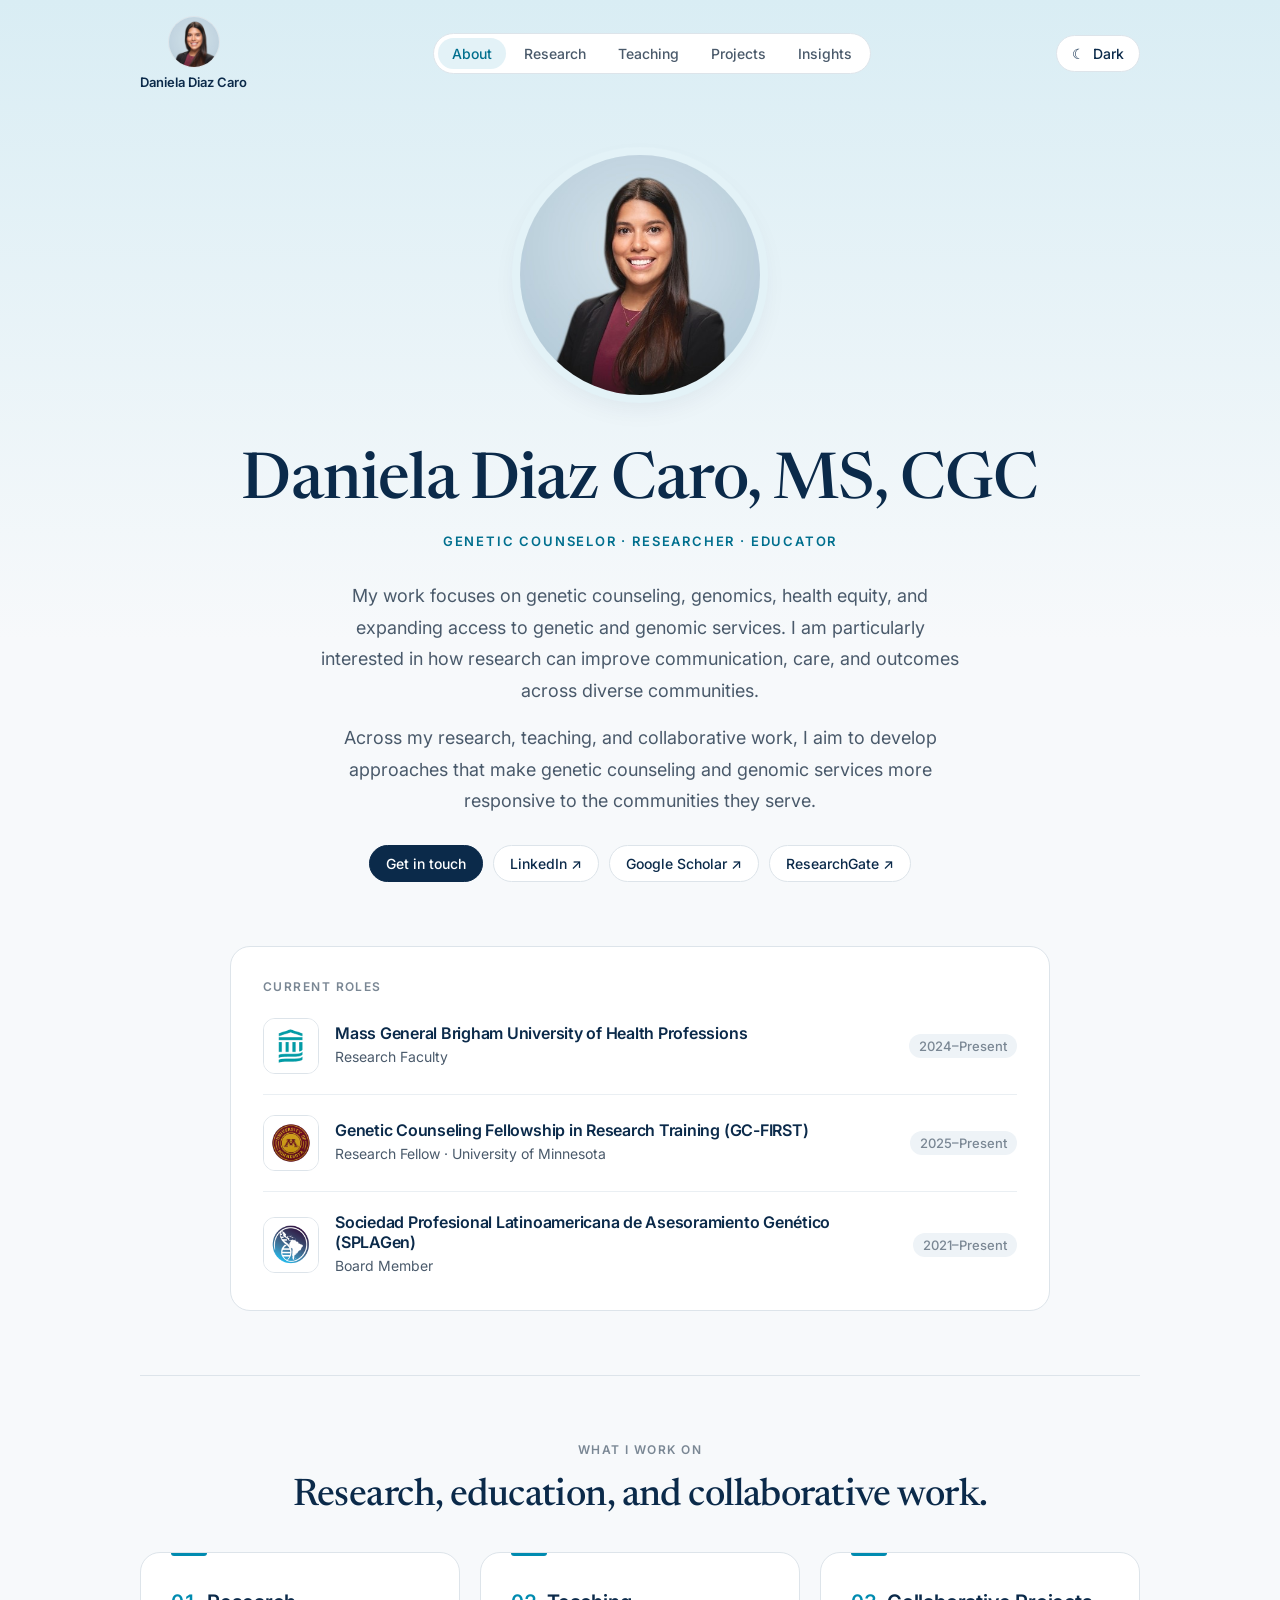
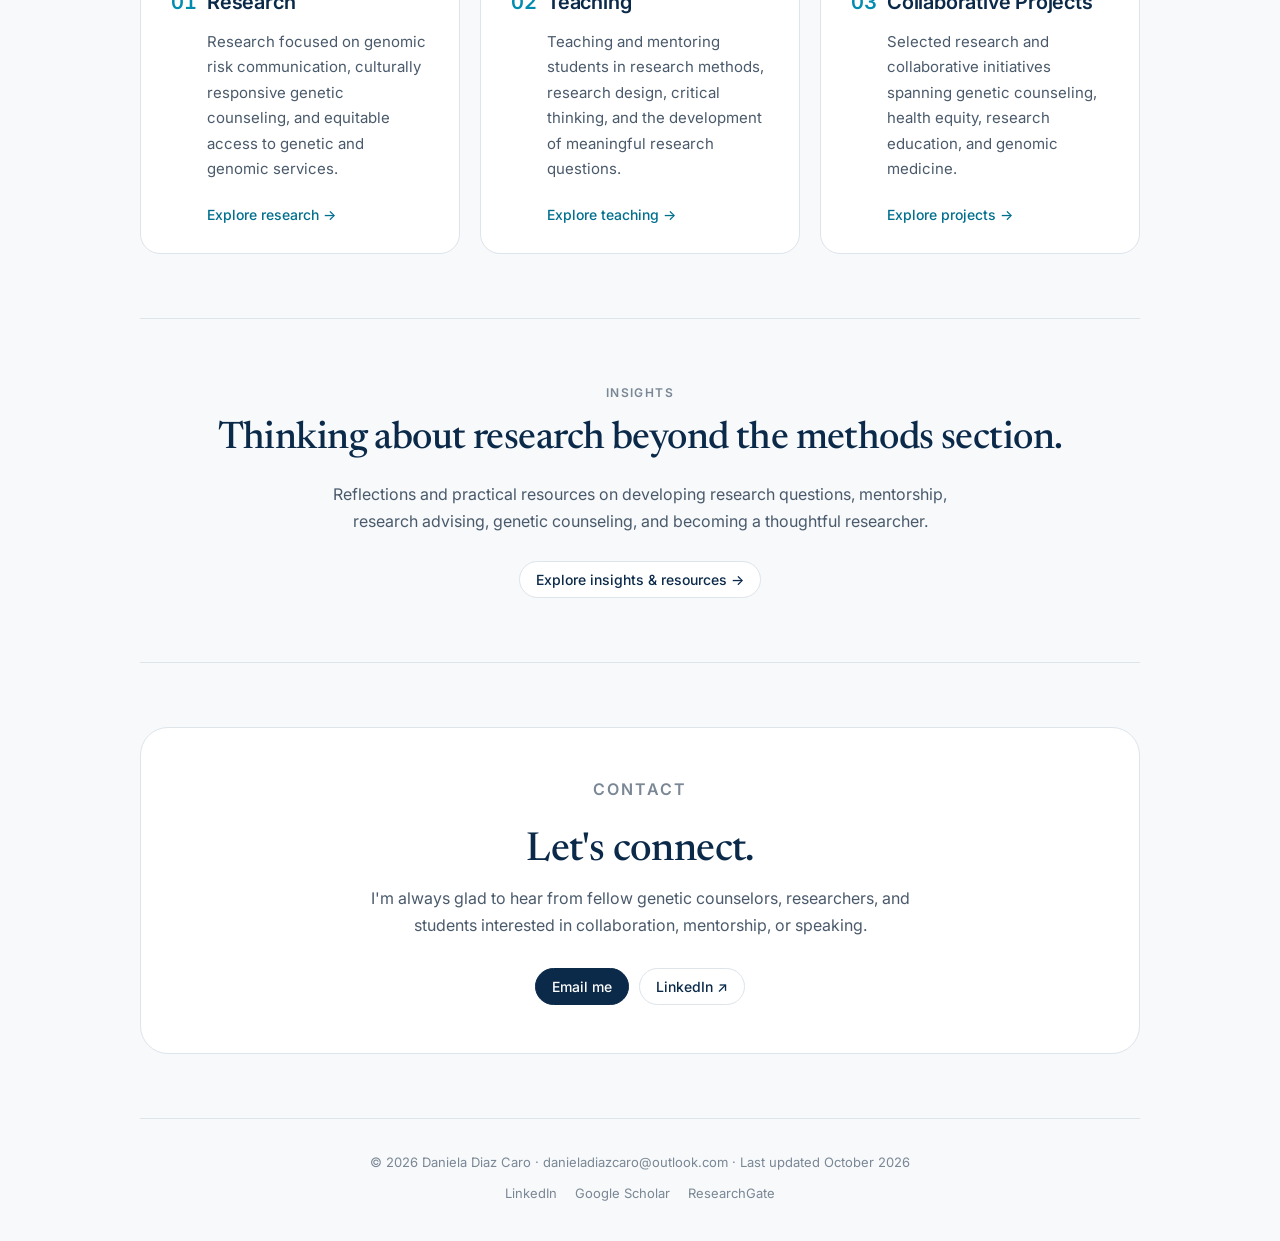
<file: index.html>
<!DOCTYPE html>
<html lang="en">

<head>
  <meta charset="UTF-8">
  <meta name="viewport" content="width=device-width, initial-scale=1.0">
  <title>Daniela Diaz Caro, MS, CGC | Genetic Counselor, Researcher, Educator</title>
  <meta name="description" content="Daniela Diaz Caro, MS, CGC, is a genetic counselor, researcher, and educator working on genomic risk communication, culturally responsive genetic counseling, and equitable access to genetic services.">
  <meta name="author" content="Daniela Diaz Caro">
  <link rel="canonical" href="https://danieladiazcaro.com/">

  <!-- Link previews (LinkedIn, email, Slack, X) -->
  <meta property="og:type" content="profile">
  <meta property="og:site_name" content="Daniela Diaz Caro">
  <meta property="og:title" content="Daniela Diaz Caro, MS, CGC | Genetic Counselor, Researcher, Educator">
  <meta property="og:description" content="Daniela Diaz Caro, MS, CGC, is a genetic counselor, researcher, and educator working on genomic risk communication, culturally responsive genetic counseling, and equitable access to genetic services.">
  <meta property="og:url" content="https://danieladiazcaro.com/">
  <meta property="og:image" content="https://danieladiazcaro.com/images/og-image.png">
  <meta property="og:image:width" content="1200">
  <meta property="og:image:height" content="630">
  <meta property="og:image:alt" content="Daniela Diaz Caro, MS, CGC — Genetic Counselor, Researcher, Educator">
  <meta name="twitter:card" content="summary_large_image">

  <!-- Browser tab and home-screen icons -->
  <link rel="icon" href="/favicon.ico" sizes="any">
  <link rel="icon" type="image/png" sizes="32x32" href="images/favicon-32.png">
  <link rel="icon" type="image/png" sizes="96x96" href="images/favicon-96.png">
  <link rel="icon" type="image/png" sizes="192x192" href="images/favicon-192.png">
  <link rel="apple-touch-icon" href="images/apple-touch-icon.png">
  <!-- Structured data: helps Google understand who this site is about -->
  <script type="application/ld+json">
  {
    "@context": "https://schema.org",
    "@type": "Person",
    "name": "Daniela Diaz Caro",
    "honorificSuffix": "MS, CGC",
    "jobTitle": "Genetic Counselor",
    "description": "Genetic counselor, researcher, and educator focused on genomic risk communication, culturally responsive genetic counseling, and equitable access to genetic and genomic services.",
    "url": "https://danieladiazcaro.com/",
    "image": "https://danieladiazcaro.com/images/profile.jpeg",
    "sameAs": [
      "https://www.linkedin.com/in/danieladiazcaro",
      "https://scholar.google.com/citations?user=PaN4aZgAAAAJ",
      "https://www.researchgate.net/profile/Daniela_Diaz_Caro",
      "https://github.com/daniela-diazcaro"
    ],
    "affiliation": [
      {"@type": "CollegeOrUniversity", "name": "Mass General Brigham University of Health Professions"},
      {"@type": "Organization", "name": "Genetic Counseling Fellowship in Research Training (GC-FIRST), University of Minnesota"},
      {"@type": "Organization", "name": "Sociedad Profesional Latinoamericana de Asesoramiento Genético (SPLAGen)"}
    ],
    "knowsAbout": ["Genetic counseling", "Genomics", "Genomic risk communication", "Health equity", "Culturally responsive genetic counseling", "Research methods", "Research mentorship"]
  }
  </script>

  <link rel="preconnect" href="https://fonts.googleapis.com">
  <link rel="preconnect" href="https://fonts.gstatic.com" crossorigin>
  <link rel="stylesheet" href="https://fonts.googleapis.com/css2?family=Inter:wght@400;500;600;700&family=Newsreader:ital,opsz,wght@0,6..72,400;0,6..72,500;1,6..72,400&display=swap">
  <link rel="stylesheet" href="style.css">
</head>

<body>

  <a class="skip-link" href="#main">Skip to content</a>

  <!-- =========================
       HEADER
       ========================= -->

  <header class="header">
    <div class="header-content">

      <a href="index.html" class="brand">
        <img src="images/avatar.png" alt="Daniela Diaz Caro avatar" class="navbar-avatar">
        <span class="site-name">Daniela Diaz Caro</span>
      </a>

      <nav class="navigation">
        <a href="index.html">About</a>
        <a href="research.html">Research</a>
        <a href="teaching.html">Teaching</a>
        <a href="projects.html">Projects</a>
        <a href="insights.html">Insights</a>
      </nav>

      <button id="theme-toggle" type="button" aria-label="Switch to dark mode">
        <span class="icon" aria-hidden="true">☾</span><span class="label">Dark</span>
      </button>

    </div>
  </header>

  <div class="page">
  <main id="main">

    <section class="home-hero">

      <div class="hero-photo-wrapper">
        <img src="images/profile.jpeg" alt="Daniela Diaz Caro, MS, CGC" class="hero-photo">
      </div>

      <div class="hero-content">
        <h1>Daniela Diaz Caro<span class="credentials">, MS, CGC</span></h1>
        <p class="role-line">Genetic Counselor · Researcher · Educator</p>

        <p class="hero-description">
          My work focuses on genetic counseling, genomics, health equity,
          and expanding access to genetic and genomic services. I am
          particularly interested in how research can improve communication,
          care, and outcomes across diverse communities.
        </p>
        <p class="hero-description">
          Across my research, teaching, and collaborative work, I aim to
          develop approaches that make genetic counseling and genomic
          services more responsive to the communities they serve.
        </p>

        <div class="social-links">
          <a class="primary" href="mailto:danieladiazcaro@outlook.com">Get in touch</a>
          <a href="https://www.linkedin.com/in/danieladiazcaro" target="_blank" rel="noopener noreferrer">LinkedIn ↗</a>
          <a href="https://scholar.google.com/citations?user=PaN4aZgAAAAJ&amp;hl=en" target="_blank" rel="noopener noreferrer">Google Scholar ↗</a>
          <a href="https://www.researchgate.net/profile/Daniela_Diaz_Caro" target="_blank" rel="noopener noreferrer">ResearchGate ↗</a>
        </div>
      </div>

    </section>

    <section class="home-section roles-section reveal">
      <div class="box experience-box">
        <h2>Current Roles</h2>
        <div class="experience-item">
          <div class="experience-info">
            <div class="org-mark"><span aria-hidden="true">MGB</span><img src="images/logos/mgb-university.png" alt="Mass General Brigham University of Health Professions logo" onerror="this.remove()"></div>
            <div>
              <h3>Mass General Brigham University of Health Professions</h3>
              <p>Research Faculty</p>
            </div>
          </div>
          <span class="experience-date">2024–Present</span>
        </div>
        <div class="experience-item">
          <div class="experience-info">
            <div class="org-mark"><span aria-hidden="true">GC</span><img src="images/logos/gc-first.png" alt="University of Minnesota logo" onerror="this.remove()"></div>
            <div>
              <h3>Genetic Counseling Fellowship in Research Training (<span style="white-space:nowrap">GC-FIRST</span>)</h3>
              <p>Research Fellow · University of Minnesota</p>
            </div>
          </div>
          <span class="experience-date">2025–Present</span>
        </div>
        <div class="experience-item">
          <div class="experience-info">
            <div class="org-mark"><span aria-hidden="true">SP</span><img src="images/logos/splagen.png" alt="SPLAGen logo" onerror="this.remove()"></div>
            <div>
              <h3>Sociedad Profesional Latinoamericana de Asesoramiento Genético (SPLAGen)</h3>
              <p>Board Member</p>
            </div>
          </div>
          <span class="experience-date">2021–Present</span>
        </div>
      </div>
    </section>

    <section class="home-section reveal">
      <div class="section-heading">
        <p class="section-label">What I Work On</p>
        <h2>Research, education, and collaborative work.</h2>
      </div>

      <div class="home-card-grid">
        <a class="home-card" href="research.html">
          <div class="card-head"><span class="card-number">01</span><h3>Research</h3></div>
          <p>Research focused on genomic risk communication, culturally responsive genetic counseling, and equitable access to genetic and genomic services.</p>
          <span class="card-link">Explore research <span class="arrow">→</span></span>
        </a>
        <a class="home-card" href="teaching.html">
          <div class="card-head"><span class="card-number">02</span><h3>Teaching</h3></div>
          <p>Teaching and mentoring students in research methods, research design, critical thinking, and the development of meaningful research questions.</p>
          <span class="card-link">Explore teaching <span class="arrow">→</span></span>
        </a>
        <a class="home-card" href="projects.html">
          <div class="card-head"><span class="card-number">03</span><h3>Collaborative Projects</h3></div>
          <p>Selected research and collaborative initiatives spanning genetic counseling, health equity, research education, and genomic medicine.</p>
          <span class="card-link">Explore projects <span class="arrow">→</span></span>
        </a>
      </div>
    </section>

    <section class="home-section insights-feature reveal">
      <div class="insights-feature-label">
        <p class="section-label">Insights</p>
      </div>
      <div class="insights-feature-content">
        <h2>Thinking about research beyond the methods section.</h2>
        <p>
          Reflections and practical resources on developing research
          questions, mentorship, research advising, genetic counseling,
          and becoming a thoughtful researcher.
        </p>
        <a class="button" href="insights.html">Explore insights &amp; resources →</a>
      </div>
    </section>

    <section class="home-section reveal">
      <div class="contact-card">
        <p class="section-label">Contact</p>
        <h2>Let's connect.</h2>
        <p>
          I'm always glad to hear from fellow genetic counselors, researchers,
          and students interested in collaboration, mentorship, or speaking.
        </p>
        <div class="social-links">
          <a class="primary" href="mailto:danieladiazcaro@outlook.com">Email me</a>
          <a href="https://www.linkedin.com/in/danieladiazcaro" target="_blank" rel="noopener noreferrer">LinkedIn ↗</a>
        </div>
      </div>
    </section>

  </main>

  <!-- =========================
       FOOTER
       ========================= -->

  <footer class="footer">
    <p>© <span id="year">2026</span> Daniela Diaz Caro · danieladiazcaro@outlook.com · Last updated October 2026</p>
    <div class="footer-links">
      <a href="https://www.linkedin.com/in/danieladiazcaro" target="_blank" rel="noopener noreferrer">LinkedIn</a>
      <a href="https://scholar.google.com/citations?user=PaN4aZgAAAAJ&amp;hl=en" target="_blank" rel="noopener noreferrer">Google Scholar</a>
      <a href="https://www.researchgate.net/profile/Daniela_Diaz_Caro" target="_blank" rel="noopener noreferrer">ResearchGate</a>
    </div>
  </footer>
  </div>

  <script src="script.js"></script>

</body>

</html>
</file>
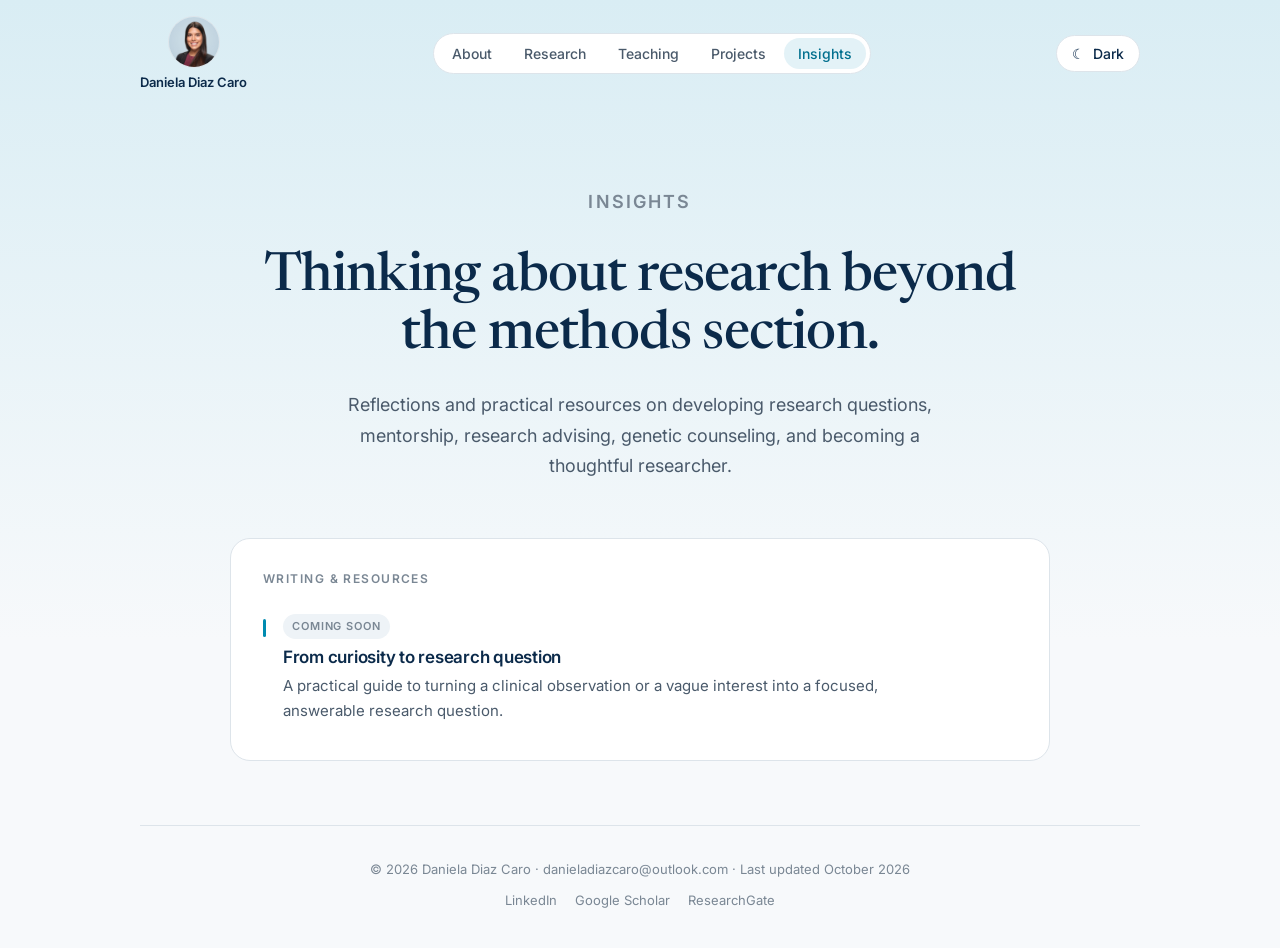
<file: insights.html>
<!DOCTYPE html>
<html lang="en">

<head>
  <meta charset="UTF-8">
  <meta name="viewport" content="width=device-width, initial-scale=1.0">
  <title>Insights | Daniela Diaz Caro, MS, CGC</title>
  <meta name="description" content="Reflections and practical resources from Daniela Diaz Caro on developing research questions, research mentorship, and genetic counseling research.">
  <meta name="author" content="Daniela Diaz Caro">
  <link rel="canonical" href="https://danieladiazcaro.com/insights.html">

  <!-- Link previews (LinkedIn, email, Slack, X) -->
  <meta property="og:type" content="website">
  <meta property="og:site_name" content="Daniela Diaz Caro">
  <meta property="og:title" content="Insights | Daniela Diaz Caro, MS, CGC">
  <meta property="og:description" content="Reflections and practical resources from Daniela Diaz Caro on developing research questions, research mentorship, and genetic counseling research.">
  <meta property="og:url" content="https://danieladiazcaro.com/insights.html">
  <meta property="og:image" content="https://danieladiazcaro.com/images/og-image.png">
  <meta property="og:image:width" content="1200">
  <meta property="og:image:height" content="630">
  <meta property="og:image:alt" content="Daniela Diaz Caro, MS, CGC — Genetic Counselor, Researcher, Educator">
  <meta name="twitter:card" content="summary_large_image">

  <!-- Browser tab and home-screen icons -->
  <link rel="icon" href="/favicon.ico" sizes="any">
  <link rel="icon" type="image/png" sizes="32x32" href="images/favicon-32.png">
  <link rel="icon" type="image/png" sizes="96x96" href="images/favicon-96.png">
  <link rel="icon" type="image/png" sizes="192x192" href="images/favicon-192.png">
  <link rel="apple-touch-icon" href="images/apple-touch-icon.png">

  <link rel="preconnect" href="https://fonts.googleapis.com">
  <link rel="preconnect" href="https://fonts.gstatic.com" crossorigin>
  <link rel="stylesheet" href="https://fonts.googleapis.com/css2?family=Inter:wght@400;500;600;700&family=Newsreader:ital,opsz,wght@0,6..72,400;0,6..72,500;1,6..72,400&display=swap">
  <link rel="stylesheet" href="style.css">
</head>

<body>

  <a class="skip-link" href="#main">Skip to content</a>

  <!-- =========================
       HEADER
       ========================= -->

  <header class="header">
    <div class="header-content">

      <a href="index.html" class="brand">
        <img src="images/avatar.png" alt="Daniela Diaz Caro avatar" class="navbar-avatar">
        <span class="site-name">Daniela Diaz Caro</span>
      </a>

      <nav class="navigation">
        <a href="index.html">About</a>
        <a href="research.html">Research</a>
        <a href="teaching.html">Teaching</a>
        <a href="projects.html">Projects</a>
        <a href="insights.html">Insights</a>
      </nav>

      <button id="theme-toggle" type="button" aria-label="Switch to dark mode">
        <span class="icon" aria-hidden="true">☾</span><span class="label">Dark</span>
      </button>

    </div>
  </header>

  <div class="page">
  <main id="main">

    <section class="intro">
      <p class="eyebrow">Insights</p>
      <h1>Thinking about research beyond the methods section.</h1>
      <p>
        Reflections and practical resources on developing research
        questions, mentorship, research advising, genetic counseling,
        and becoming a thoughtful researcher.
      </p>
    </section>

    <section class="insights-box reveal">
      <h2>Writing &amp; Resources</h2>
      <div class="insight-item">
        <div>
          <p class="coming-soon">Coming soon</p>
          <h3>From curiosity to research question</h3>
          <p>A practical guide to turning a clinical observation or a vague interest into a focused, answerable research question.</p>
        </div>
      </div>
    </section>

  </main>

  <!-- =========================
       FOOTER
       ========================= -->

  <footer class="footer">
    <p>© <span id="year">2026</span> Daniela Diaz Caro · danieladiazcaro@outlook.com · Last updated October 2026</p>
    <div class="footer-links">
      <a href="https://www.linkedin.com/in/danieladiazcaro" target="_blank" rel="noopener noreferrer">LinkedIn</a>
      <a href="https://scholar.google.com/citations?user=PaN4aZgAAAAJ&amp;hl=en" target="_blank" rel="noopener noreferrer">Google Scholar</a>
      <a href="https://www.researchgate.net/profile/Daniela_Diaz_Caro" target="_blank" rel="noopener noreferrer">ResearchGate</a>
    </div>
  </footer>
  </div>

  <script src="script.js"></script>

</body>

</html>
</file>
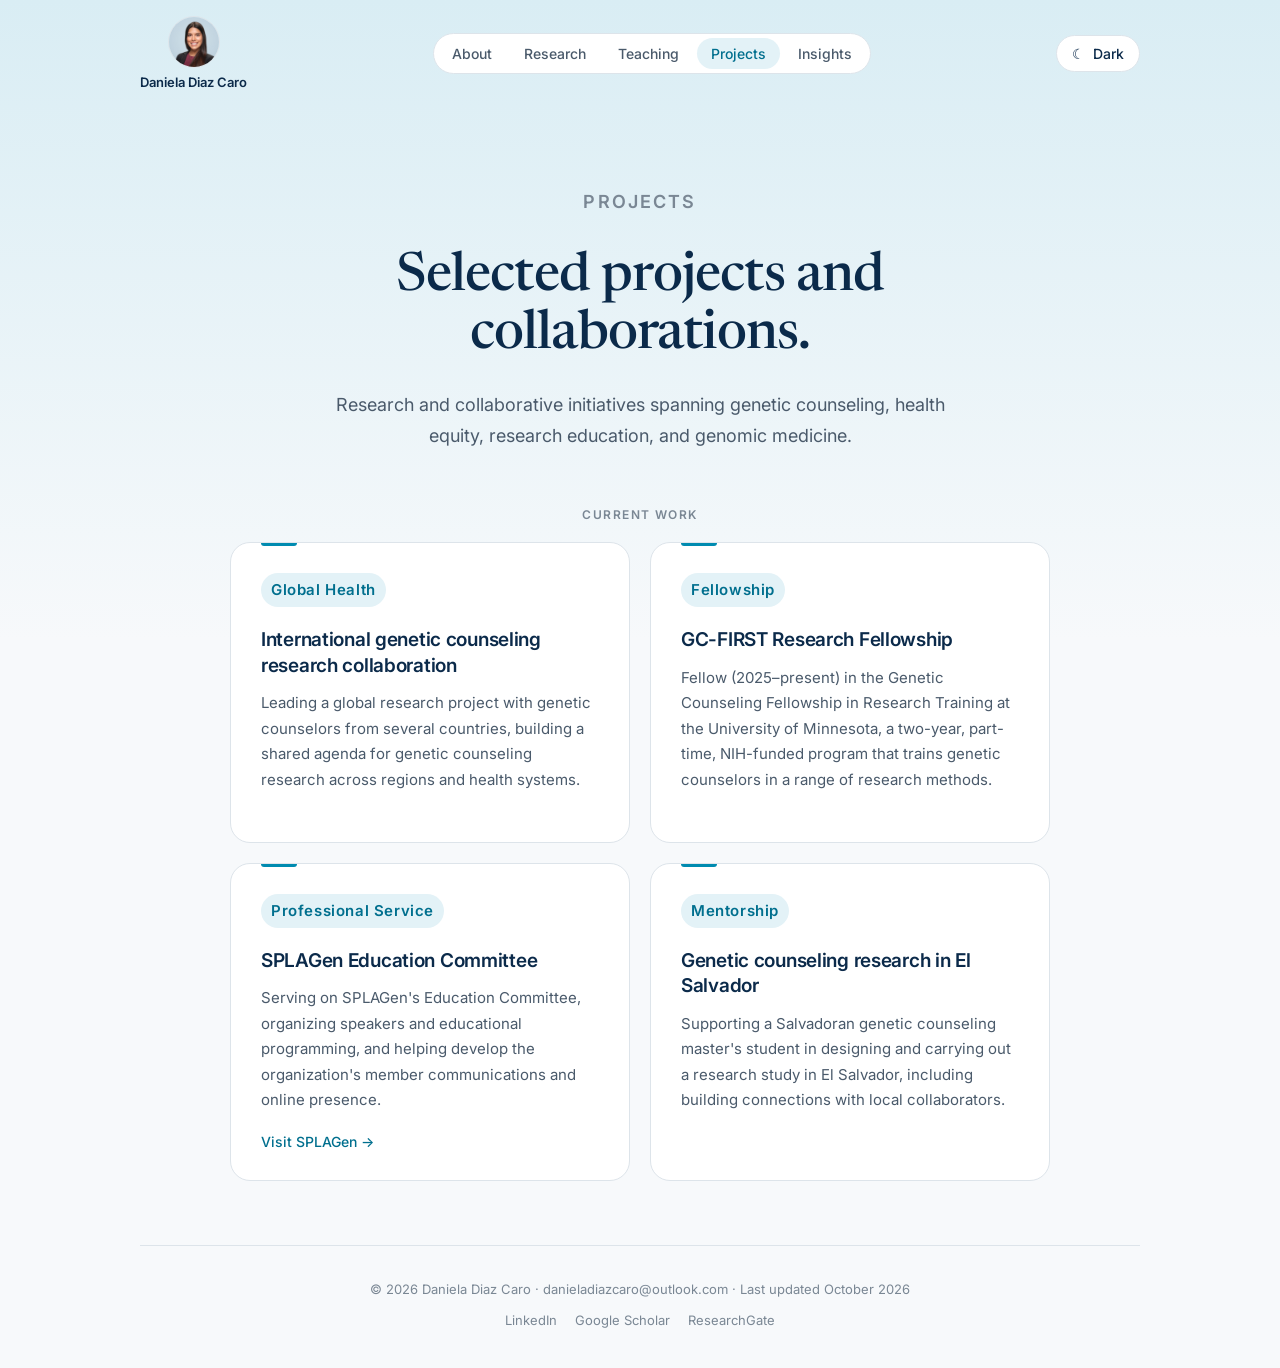
<file: projects.html>
<!DOCTYPE html>
<html lang="en">

<head>
  <meta charset="UTF-8">
  <meta name="viewport" content="width=device-width, initial-scale=1.0">
  <title>Projects | Daniela Diaz Caro, MS, CGC</title>
  <meta name="description" content="Selected projects and collaborations by Daniela Diaz Caro, including international genetic counseling research, the GC-FIRST fellowship, and SPLAGen's Education Committee.">
  <meta name="author" content="Daniela Diaz Caro">
  <link rel="canonical" href="https://danieladiazcaro.com/projects.html">

  <!-- Link previews (LinkedIn, email, Slack, X) -->
  <meta property="og:type" content="website">
  <meta property="og:site_name" content="Daniela Diaz Caro">
  <meta property="og:title" content="Projects | Daniela Diaz Caro, MS, CGC">
  <meta property="og:description" content="Selected projects and collaborations by Daniela Diaz Caro, including international genetic counseling research, the GC-FIRST fellowship, and SPLAGen's Education Committee.">
  <meta property="og:url" content="https://danieladiazcaro.com/projects.html">
  <meta property="og:image" content="https://danieladiazcaro.com/images/og-image.png">
  <meta property="og:image:width" content="1200">
  <meta property="og:image:height" content="630">
  <meta property="og:image:alt" content="Daniela Diaz Caro, MS, CGC — Genetic Counselor, Researcher, Educator">
  <meta name="twitter:card" content="summary_large_image">

  <!-- Browser tab and home-screen icons -->
  <link rel="icon" href="/favicon.ico" sizes="any">
  <link rel="icon" type="image/png" sizes="32x32" href="images/favicon-32.png">
  <link rel="icon" type="image/png" sizes="96x96" href="images/favicon-96.png">
  <link rel="icon" type="image/png" sizes="192x192" href="images/favicon-192.png">
  <link rel="apple-touch-icon" href="images/apple-touch-icon.png">

  <link rel="preconnect" href="https://fonts.googleapis.com">
  <link rel="preconnect" href="https://fonts.gstatic.com" crossorigin>
  <link rel="stylesheet" href="https://fonts.googleapis.com/css2?family=Inter:wght@400;500;600;700&family=Newsreader:ital,opsz,wght@0,6..72,400;0,6..72,500;1,6..72,400&display=swap">
  <link rel="stylesheet" href="style.css">
</head>

<body>

  <a class="skip-link" href="#main">Skip to content</a>

  <!-- =========================
       HEADER
       ========================= -->

  <header class="header">
    <div class="header-content">

      <a href="index.html" class="brand">
        <img src="images/avatar.png" alt="Daniela Diaz Caro avatar" class="navbar-avatar">
        <span class="site-name">Daniela Diaz Caro</span>
      </a>

      <nav class="navigation">
        <a href="index.html">About</a>
        <a href="research.html">Research</a>
        <a href="teaching.html">Teaching</a>
        <a href="projects.html">Projects</a>
        <a href="insights.html">Insights</a>
      </nav>

      <button id="theme-toggle" type="button" aria-label="Switch to dark mode">
        <span class="icon" aria-hidden="true">☾</span><span class="label">Dark</span>
      </button>

    </div>
  </header>

  <div class="page">
  <main id="main">

    <section class="intro">
      <p class="eyebrow">Projects</p>
      <h1>Selected projects and collaborations.</h1>
      <p>
        Research and collaborative initiatives spanning genetic counseling,
        health equity, research education, and genomic medicine.
      </p>
    </section>

    <section class="projects-section reveal">
      <h2 class="projects-heading">Current Work</h2>
      <div class="projects-grid">
        <article class="project-card">
          <p class="project-tag">Global Health</p>
          <h3>International genetic counseling research collaboration</h3>
          <p>Leading a global research project with genetic counselors from several countries, building a shared agenda for genetic counseling research across regions and health systems.</p>
        </article>
        <article class="project-card">
          <p class="project-tag">Fellowship</p>
          <h3>GC-FIRST Research Fellowship</h3>
          <p>Fellow (2025–present) in the Genetic Counseling Fellowship in Research Training at the University of Minnesota, a two-year, part-time, NIH-funded program that trains genetic counselors in a range of research methods.</p>
        </article>
        <article class="project-card">
          <p class="project-tag">Professional Service</p>
          <h3>SPLAGen Education Committee</h3>
          <p>Serving on SPLAGen's Education Committee, organizing speakers and educational programming, and helping develop the organization's member communications and online presence.</p>
          <a href="https://splagen.org" target="_blank" rel="noopener noreferrer">Visit SPLAGen <span class="arrow">→</span></a>
        </article>
        <article class="project-card">
          <p class="project-tag">Mentorship</p>
          <h3>Genetic counseling research in El Salvador</h3>
          <p>Supporting a Salvadoran genetic counseling master's student in designing and carrying out a research study in El Salvador, including building connections with local collaborators.</p>
        </article>
      </div>
    </section>

  </main>

  <!-- =========================
       FOOTER
       ========================= -->

  <footer class="footer">
    <p>© <span id="year">2026</span> Daniela Diaz Caro · danieladiazcaro@outlook.com · Last updated October 2026</p>
    <div class="footer-links">
      <a href="https://www.linkedin.com/in/danieladiazcaro" target="_blank" rel="noopener noreferrer">LinkedIn</a>
      <a href="https://scholar.google.com/citations?user=PaN4aZgAAAAJ&amp;hl=en" target="_blank" rel="noopener noreferrer">Google Scholar</a>
      <a href="https://www.researchgate.net/profile/Daniela_Diaz_Caro" target="_blank" rel="noopener noreferrer">ResearchGate</a>
    </div>
  </footer>
  </div>

  <script src="script.js"></script>

</body>

</html>
</file>
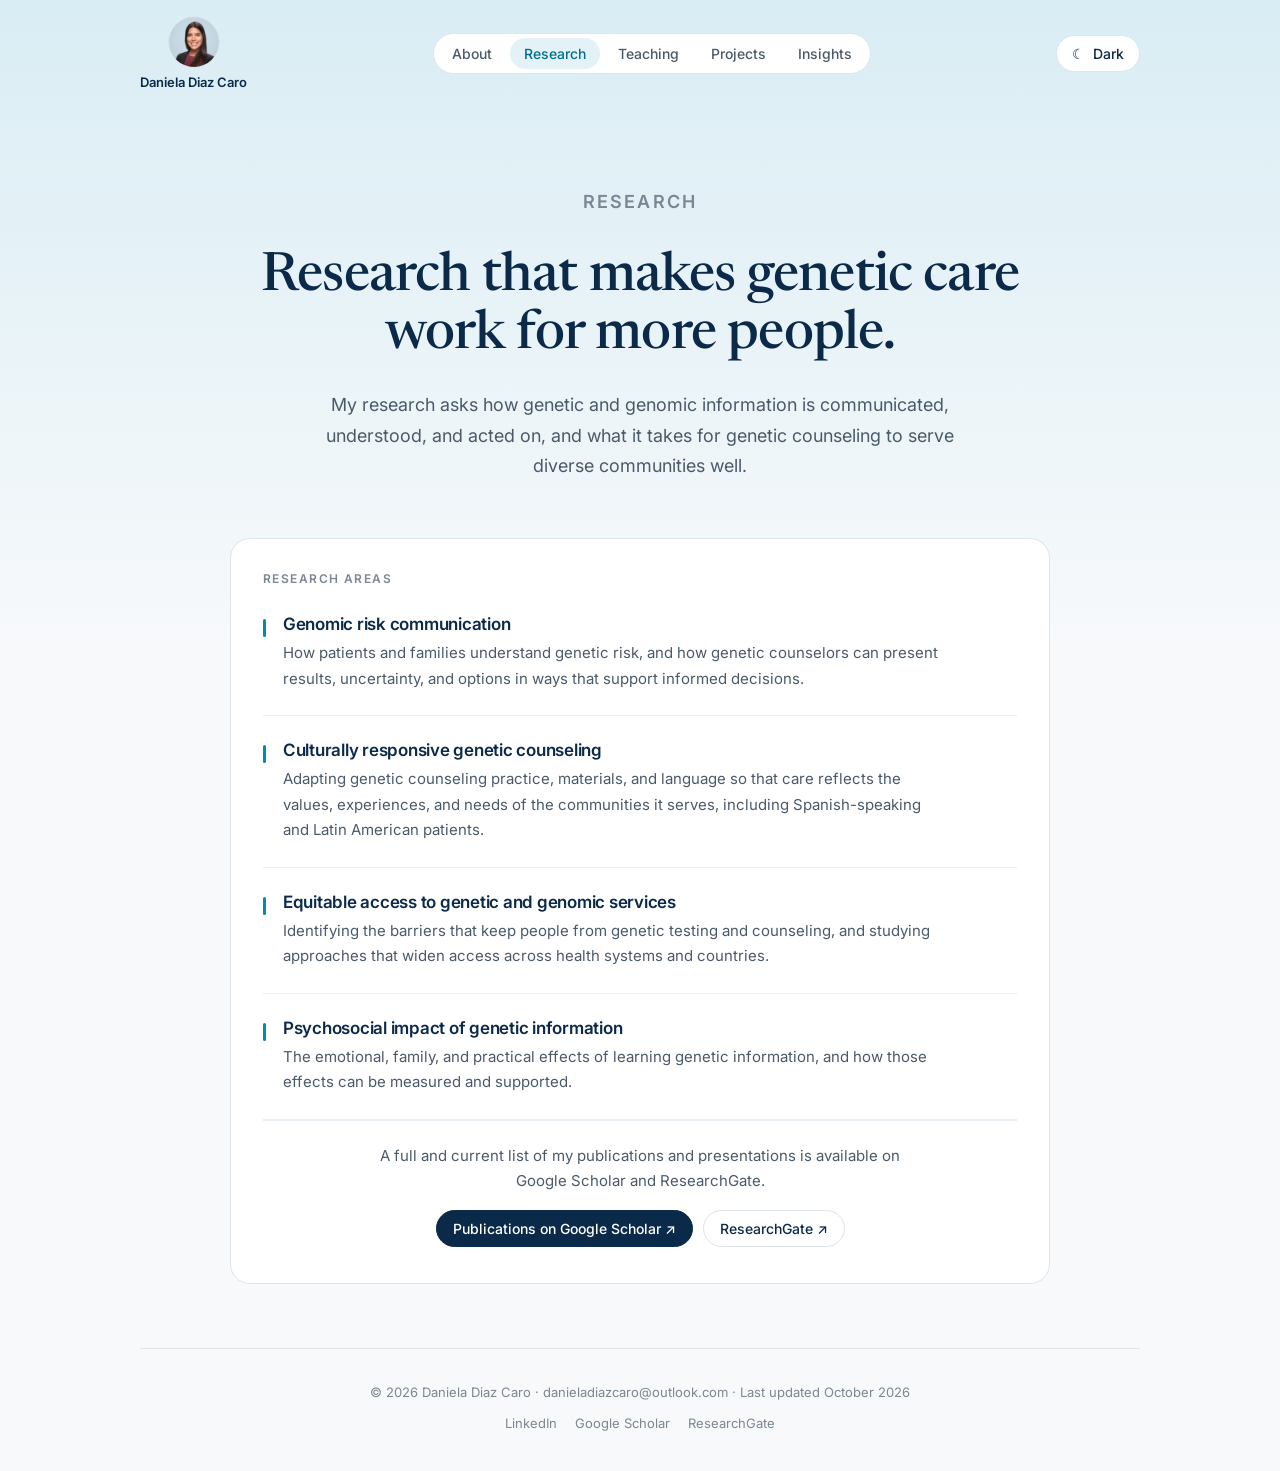
<file: research.html>
<!DOCTYPE html>
<html lang="en">

<head>
  <meta charset="UTF-8">
  <meta name="viewport" content="width=device-width, initial-scale=1.0">
  <title>Research | Daniela Diaz Caro, MS, CGC</title>
  <meta name="description" content="Research by genetic counselor Daniela Diaz Caro on genomic risk communication, culturally responsive genetic counseling, equitable access to genetic services, and the psychosocial impact of genetic information.">
  <meta name="author" content="Daniela Diaz Caro">
  <link rel="canonical" href="https://danieladiazcaro.com/research.html">

  <!-- Link previews (LinkedIn, email, Slack, X) -->
  <meta property="og:type" content="website">
  <meta property="og:site_name" content="Daniela Diaz Caro">
  <meta property="og:title" content="Research | Daniela Diaz Caro, MS, CGC">
  <meta property="og:description" content="Research by genetic counselor Daniela Diaz Caro on genomic risk communication, culturally responsive genetic counseling, equitable access to genetic services, and the psychosocial impact of genetic information.">
  <meta property="og:url" content="https://danieladiazcaro.com/research.html">
  <meta property="og:image" content="https://danieladiazcaro.com/images/og-image.png">
  <meta property="og:image:width" content="1200">
  <meta property="og:image:height" content="630">
  <meta property="og:image:alt" content="Daniela Diaz Caro, MS, CGC — Genetic Counselor, Researcher, Educator">
  <meta name="twitter:card" content="summary_large_image">

  <!-- Browser tab and home-screen icons -->
  <link rel="icon" href="/favicon.ico" sizes="any">
  <link rel="icon" type="image/png" sizes="32x32" href="images/favicon-32.png">
  <link rel="icon" type="image/png" sizes="96x96" href="images/favicon-96.png">
  <link rel="icon" type="image/png" sizes="192x192" href="images/favicon-192.png">
  <link rel="apple-touch-icon" href="images/apple-touch-icon.png">

  <link rel="preconnect" href="https://fonts.googleapis.com">
  <link rel="preconnect" href="https://fonts.gstatic.com" crossorigin>
  <link rel="stylesheet" href="https://fonts.googleapis.com/css2?family=Inter:wght@400;500;600;700&family=Newsreader:ital,opsz,wght@0,6..72,400;0,6..72,500;1,6..72,400&display=swap">
  <link rel="stylesheet" href="style.css">
</head>

<body>

  <a class="skip-link" href="#main">Skip to content</a>

  <!-- =========================
       HEADER
       ========================= -->

  <header class="header">
    <div class="header-content">

      <a href="index.html" class="brand">
        <img src="images/avatar.png" alt="Daniela Diaz Caro avatar" class="navbar-avatar">
        <span class="site-name">Daniela Diaz Caro</span>
      </a>

      <nav class="navigation">
        <a href="index.html">About</a>
        <a href="research.html">Research</a>
        <a href="teaching.html">Teaching</a>
        <a href="projects.html">Projects</a>
        <a href="insights.html">Insights</a>
      </nav>

      <button id="theme-toggle" type="button" aria-label="Switch to dark mode">
        <span class="icon" aria-hidden="true">☾</span><span class="label">Dark</span>
      </button>

    </div>
  </header>

  <div class="page">
  <main id="main">

    <section class="intro">
      <p class="eyebrow">Research</p>
      <h1>Research that makes genetic care work for more people.</h1>
      <p>
        My research asks how genetic and genomic information is communicated,
        understood, and acted on, and what it takes for genetic counseling
        to serve diverse communities well.
      </p>
    </section>

    <section class="research-box reveal">
      <h2>Research Areas</h2>
      <div class="research-item">
        <div>
          <h3>Genomic risk communication</h3>
          <p>How patients and families understand genetic risk, and how genetic counselors can present results, uncertainty, and options in ways that support informed decisions.</p>
        </div>
      </div>
      <div class="research-item">
        <div>
          <h3>Culturally responsive genetic counseling</h3>
          <p>Adapting genetic counseling practice, materials, and language so that care reflects the values, experiences, and needs of the communities it serves, including Spanish-speaking and Latin American patients.</p>
        </div>
      </div>
      <div class="research-item">
        <div>
          <h3>Equitable access to genetic and genomic services</h3>
          <p>Identifying the barriers that keep people from genetic testing and counseling, and studying approaches that widen access across health systems and countries.</p>
        </div>
      </div>
      <div class="research-item">
        <div>
          <h3>Psychosocial impact of genetic information</h3>
          <p>The emotional, family, and practical effects of learning genetic information, and how those effects can be measured and supported.</p>
        </div>
      </div>
      <div class="box-footer">
        <p>A full and current list of my publications and presentations is available on Google Scholar and ResearchGate.</p>
        <div class="social-links" style="margin-top:0">
          <a class="primary" href="https://scholar.google.com/citations?user=PaN4aZgAAAAJ&amp;hl=en" target="_blank" rel="noopener noreferrer">Publications on Google Scholar ↗</a>
          <a href="https://www.researchgate.net/profile/Daniela_Diaz_Caro" target="_blank" rel="noopener noreferrer">ResearchGate ↗</a>
        </div>
      </div>
    </section>

  </main>

  <!-- =========================
       FOOTER
       ========================= -->

  <footer class="footer">
    <p>© <span id="year">2026</span> Daniela Diaz Caro · danieladiazcaro@outlook.com · Last updated October 2026</p>
    <div class="footer-links">
      <a href="https://www.linkedin.com/in/danieladiazcaro" target="_blank" rel="noopener noreferrer">LinkedIn</a>
      <a href="https://scholar.google.com/citations?user=PaN4aZgAAAAJ&amp;hl=en" target="_blank" rel="noopener noreferrer">Google Scholar</a>
      <a href="https://www.researchgate.net/profile/Daniela_Diaz_Caro" target="_blank" rel="noopener noreferrer">ResearchGate</a>
    </div>
  </footer>
  </div>

  <script src="script.js"></script>

</body>

</html>
</file>
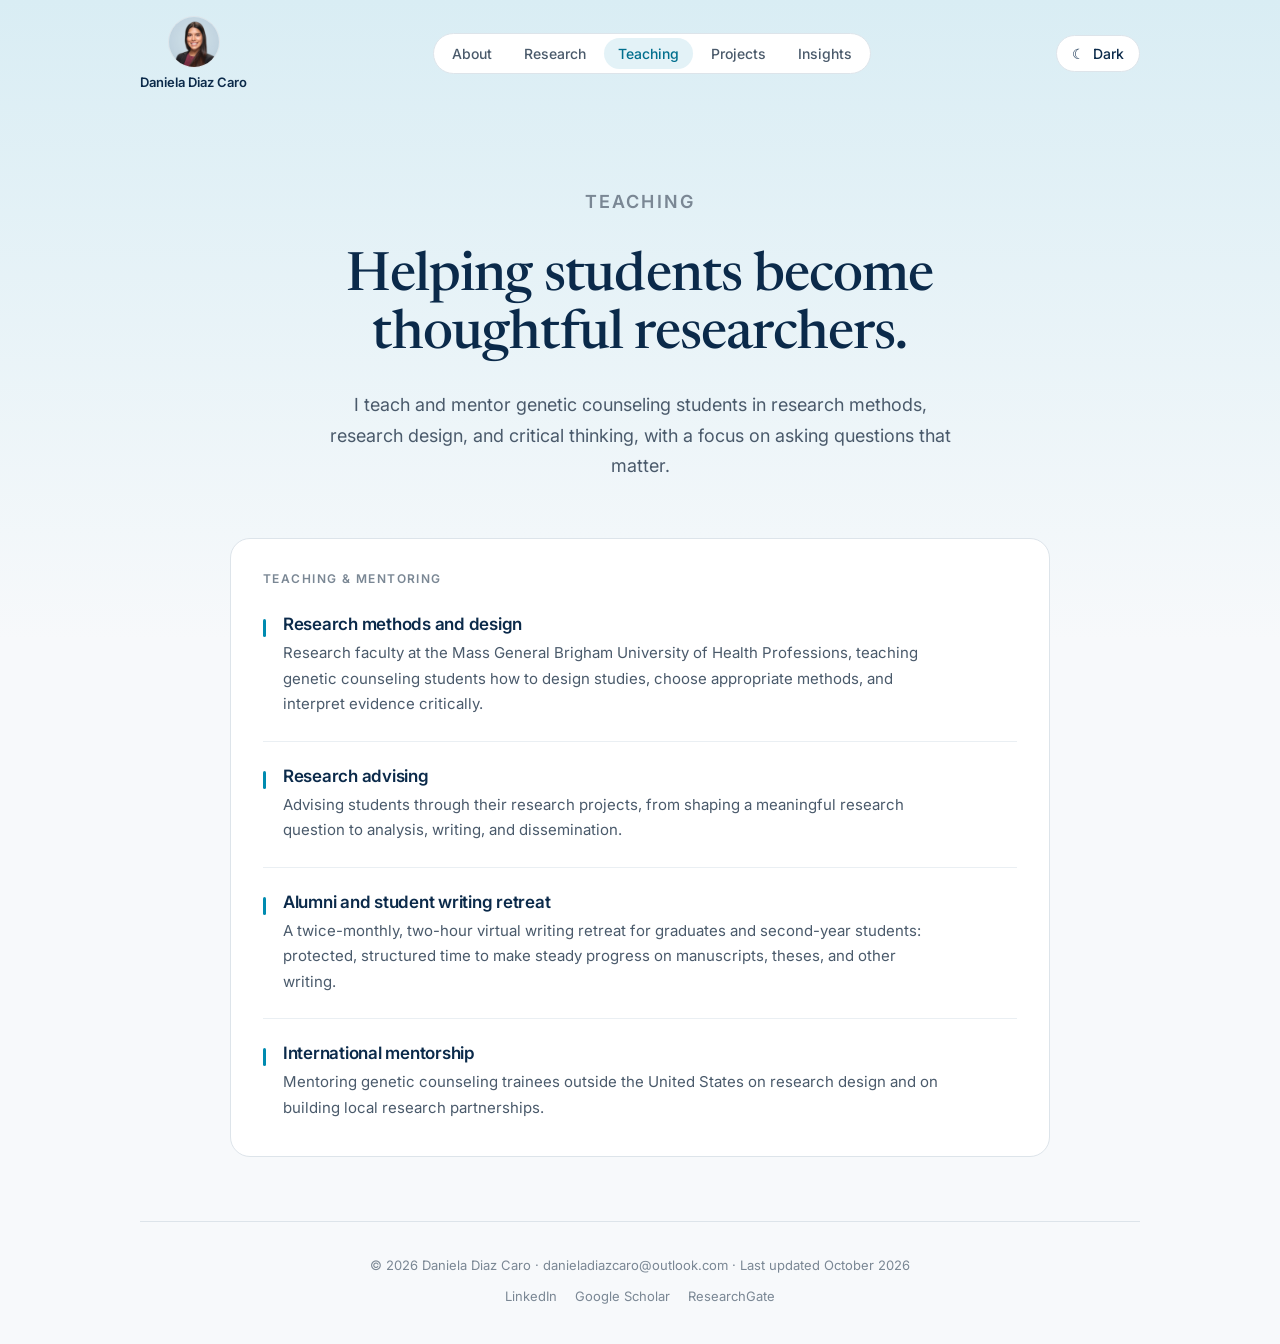
<file: teaching.html>
<!DOCTYPE html>
<html lang="en">

<head>
  <meta charset="UTF-8">
  <meta name="viewport" content="width=device-width, initial-scale=1.0">
  <title>Teaching | Daniela Diaz Caro, MS, CGC</title>
  <meta name="description" content="Daniela Diaz Caro teaches and mentors genetic counseling students in research methods, research design, and critical thinking at Mass General Brigham University of Health Professions.">
  <meta name="author" content="Daniela Diaz Caro">
  <link rel="canonical" href="https://danieladiazcaro.com/teaching.html">

  <!-- Link previews (LinkedIn, email, Slack, X) -->
  <meta property="og:type" content="website">
  <meta property="og:site_name" content="Daniela Diaz Caro">
  <meta property="og:title" content="Teaching | Daniela Diaz Caro, MS, CGC">
  <meta property="og:description" content="Daniela Diaz Caro teaches and mentors genetic counseling students in research methods, research design, and critical thinking at Mass General Brigham University of Health Professions.">
  <meta property="og:url" content="https://danieladiazcaro.com/teaching.html">
  <meta property="og:image" content="https://danieladiazcaro.com/images/og-image.png">
  <meta property="og:image:width" content="1200">
  <meta property="og:image:height" content="630">
  <meta property="og:image:alt" content="Daniela Diaz Caro, MS, CGC — Genetic Counselor, Researcher, Educator">
  <meta name="twitter:card" content="summary_large_image">

  <!-- Browser tab and home-screen icons -->
  <link rel="icon" href="/favicon.ico" sizes="any">
  <link rel="icon" type="image/png" sizes="32x32" href="images/favicon-32.png">
  <link rel="icon" type="image/png" sizes="96x96" href="images/favicon-96.png">
  <link rel="icon" type="image/png" sizes="192x192" href="images/favicon-192.png">
  <link rel="apple-touch-icon" href="images/apple-touch-icon.png">

  <link rel="preconnect" href="https://fonts.googleapis.com">
  <link rel="preconnect" href="https://fonts.gstatic.com" crossorigin>
  <link rel="stylesheet" href="https://fonts.googleapis.com/css2?family=Inter:wght@400;500;600;700&family=Newsreader:ital,opsz,wght@0,6..72,400;0,6..72,500;1,6..72,400&display=swap">
  <link rel="stylesheet" href="style.css">
</head>

<body>

  <a class="skip-link" href="#main">Skip to content</a>

  <!-- =========================
       HEADER
       ========================= -->

  <header class="header">
    <div class="header-content">

      <a href="index.html" class="brand">
        <img src="images/avatar.png" alt="Daniela Diaz Caro avatar" class="navbar-avatar">
        <span class="site-name">Daniela Diaz Caro</span>
      </a>

      <nav class="navigation">
        <a href="index.html">About</a>
        <a href="research.html">Research</a>
        <a href="teaching.html">Teaching</a>
        <a href="projects.html">Projects</a>
        <a href="insights.html">Insights</a>
      </nav>

      <button id="theme-toggle" type="button" aria-label="Switch to dark mode">
        <span class="icon" aria-hidden="true">☾</span><span class="label">Dark</span>
      </button>

    </div>
  </header>

  <div class="page">
  <main id="main">

    <section class="intro">
      <p class="eyebrow">Teaching</p>
      <h1>Helping students become thoughtful researchers.</h1>
      <p>
        I teach and mentor genetic counseling students in research methods,
        research design, and critical thinking, with a focus on asking
        questions that matter.
      </p>
    </section>

    <section class="teaching-box reveal">
      <h2>Teaching &amp; Mentoring</h2>
      <div class="teaching-item">
        <div>
          <h3>Research methods and design</h3>
          <p>Research faculty at the Mass General Brigham University of Health Professions, teaching genetic counseling students how to design studies, choose appropriate methods, and interpret evidence critically.</p>
        </div>
      </div>
      <div class="teaching-item">
        <div>
          <h3>Research advising</h3>
          <p>Advising students through their research projects, from shaping a meaningful research question to analysis, writing, and dissemination.</p>
        </div>
      </div>
      <div class="teaching-item">
        <div>
          <h3>Alumni and student writing retreat</h3>
          <p>A twice-monthly, two-hour virtual writing retreat for graduates and second-year students: protected, structured time to make steady progress on manuscripts, theses, and other writing.</p>
        </div>
      </div>
      <div class="teaching-item">
        <div>
          <h3>International mentorship</h3>
          <p>Mentoring genetic counseling trainees outside the United States on research design and on building local research partnerships.</p>
        </div>
      </div>
    </section>

  </main>

  <!-- =========================
       FOOTER
       ========================= -->

  <footer class="footer">
    <p>© <span id="year">2026</span> Daniela Diaz Caro · danieladiazcaro@outlook.com · Last updated October 2026</p>
    <div class="footer-links">
      <a href="https://www.linkedin.com/in/danieladiazcaro" target="_blank" rel="noopener noreferrer">LinkedIn</a>
      <a href="https://scholar.google.com/citations?user=PaN4aZgAAAAJ&amp;hl=en" target="_blank" rel="noopener noreferrer">Google Scholar</a>
      <a href="https://www.researchgate.net/profile/Daniela_Diaz_Caro" target="_blank" rel="noopener noreferrer">ResearchGate</a>
    </div>
  </footer>
  </div>

  <script src="script.js"></script>

</body>

</html>
</file>
<file: style.css>
/* ==============================
   DESIGN TOKENS
   ============================== */

:root {
  /* MGH-inspired palette: MGH blue, deep navy, silver-gray */
  --mgh-blue: #008bb0;
  --navy: #0b2a4a;
  --bg: #f7f9fb;
  --surface: #ffffff;
  --surface-soft: #eef3f7;
  --text: #0b2a4a;
  --text-soft: #4a5a6b;
  --text-muted: #7a8794;
  --border: #dde4ea;
  --border-soft: #eaeff3;
  --accent: #006f8e;          /* darker MGH blue, readable as link text */
  --accent-strong: #008bb0;   /* MGH blue for fills and highlights */
  --accent-soft: #e3f2f7;
  --shadow: 0 1px 2px rgba(11, 42, 74, 0.05), 0 10px 28px rgba(11, 42, 74, 0.08);

  --font-sans: "Inter", -apple-system, BlinkMacSystemFont, "Segoe UI", Arial, sans-serif;
  --font-serif: "Newsreader", Georgia, "Times New Roman", serif;
}

body.dark {
  --bg: #0a1a2c;
  --surface: #10243a;
  --surface-soft: #16304a;
  --text: #eef3f8;
  --text-soft: #b8c5d2;
  --text-muted: #7f92a6;
  --border: #213b56;
  --border-soft: #1a324b;
  --accent: #4cc3e3;
  --accent-strong: #4cc3e3;
  --accent-soft: rgba(76, 195, 227, 0.12);
  --shadow: 0 1px 2px rgba(0, 0, 0, 0.3), 0 10px 28px rgba(0, 0, 0, 0.3);
}


/* ==============================
   GLOBAL
   ============================== */

* {
  box-sizing: border-box;
}

html {
  scroll-behavior: smooth;
}

body {
  font-family: var(--font-sans);
  background-color: var(--bg);
  color: var(--text);
  margin: 0;
  -webkit-font-smoothing: antialiased;
  transition: background-color 0.25s ease, color 0.25s ease;
}

.page {
  max-width: 1080px;
  margin: 0 auto;
  padding: 0 40px;
}

h1,
h2,
h3 {
  color: var(--text);
  letter-spacing: -0.015em;
}

h1,
h2 {
  font-family: var(--font-serif);
  font-weight: 500;
}

p {
  line-height: 1.7;
  color: var(--text-soft);
}

a {
  color: var(--accent);
  text-decoration: none;
}

a:hover {
  text-decoration: underline;
  text-underline-offset: 3px;
}

:focus-visible {
  outline: 2px solid var(--accent);
  outline-offset: 3px;
  border-radius: 6px;
}

.skip-link {
  position: absolute;
  left: -9999px;
  top: 12px;
  background: var(--surface);
  padding: 8px 14px;
  border-radius: 8px;
  z-index: 100;
}

.skip-link:focus {
  left: 12px;
}


/* ==============================
   HEADER
   ============================== */

.header {
  position: sticky;
  top: 0;
  z-index: 50;
  background: color-mix(in srgb, var(--bg) 85%, transparent);
  backdrop-filter: blur(12px);
  -webkit-backdrop-filter: blur(12px);
  border-bottom: 1px solid transparent;
  transition: border-color 0.2s ease;
}

.header.scrolled {
  border-bottom-color: var(--border);
}

.header-content {
  max-width: 1080px;
  margin: 0 auto;
  padding: 16px 40px;
  display: flex;
  align-items: center;
  justify-content: space-between;
  gap: 30px;
}

/* Navbar avatar + name */

.brand {
  display: flex;
  flex-direction: column;
  align-items: center;
  gap: 6px;
  color: var(--text);
  flex-shrink: 0;
}

.brand:hover {
  text-decoration: none;
}

.navbar-avatar {
  width: 52px;
  height: 52px;
  border-radius: 50%;
  object-fit: cover;
  display: block;
  border: 1px solid var(--border);
  transition: transform 0.2s ease;
}

.brand:hover .navbar-avatar {
  transform: rotate(-6deg) scale(1.04);
}

.site-name {
  font-size: 13px;
  font-weight: 600;
  color: var(--text);
  white-space: nowrap;
}


/* ==============================
   NAVIGATION
   ============================== */

.navigation {
  display: flex;
  align-items: center;
  gap: 4px;
  padding: 4px;
  background: var(--surface);
  border: 1px solid var(--border);
  border-radius: 999px;
}

.navigation a {
  font-size: 14px;
  font-weight: 500;
  color: var(--text-soft);
  padding: 7px 14px;
  border-radius: 999px;
  transition: background-color 0.15s ease, color 0.15s ease;
}

.navigation a:hover {
  color: var(--text);
  background: var(--surface-soft);
  text-decoration: none;
}

.navigation a.active {
  color: var(--accent);
  background: var(--accent-soft);
}

#theme-toggle {
  display: inline-flex;
  align-items: center;
  gap: 8px;
  background: var(--surface);
  color: var(--text);
  border: 1px solid var(--border);
  border-radius: 999px;
  padding: 9px 15px;
  cursor: pointer;
  font: 500 14px var(--font-sans);
  white-space: nowrap;
  transition: background-color 0.15s ease;
}

#theme-toggle:hover {
  background: var(--surface-soft);
}


/* ==============================
   HOMEPAGE HERO
   ============================== */

.home-hero {
  display: grid;
  grid-template-columns: 280px 1fr;
  align-items: center;
  gap: 72px;
  padding: 80px 0 96px;
}

.hero-photo-wrapper {
  position: relative;
  display: flex;
  justify-content: center;
}

.hero-photo-wrapper::before {
  content: "";
  position: absolute;
  inset: 18px -18px -18px 18px;
  border-radius: 28px;
  background: var(--accent-strong);
  opacity: 0.18;
  z-index: 0;
}

.hero-photo {
  position: relative;
  z-index: 1;
  width: 260px;
  height: 320px;
  object-fit: cover;
  border-radius: 28px;
  box-shadow: var(--shadow);
}

.hero-content {
  max-width: 640px;
}

.eyebrow {
  margin: 0 0 18px;
  font-size: 12px;
  font-weight: 600;
  letter-spacing: 0.12em;
  text-transform: uppercase;
  color: var(--text-muted);
}

.hero-content h1 {
  margin: 0 0 14px;
  font-size: 64px;
  line-height: 1.02;
}

.credentials {
  font: inherit;
  color: inherit;
  letter-spacing: inherit;
  white-space: nowrap;
}

.role-line {
  margin: 0 0 28px;
  font-size: 13px;
  font-weight: 600;
  letter-spacing: 0.14em;
  text-transform: uppercase;
  color: var(--accent);
}

.hero-description {
  margin: 0 0 16px;
  font-size: 18px;
  line-height: 1.75;
}

.tags {
  display: flex;
  flex-wrap: wrap;
  gap: 8px;
  margin: 24px 0 0;
  padding: 0;
  list-style: none;
}

.tags li {
  font-size: 13px;
  font-weight: 500;
  color: var(--text-soft);
  background: var(--surface-soft);
  border: 1px solid var(--border-soft);
  padding: 5px 12px;
  border-radius: 999px;
}

.social-links {
  display: flex;
  flex-wrap: wrap;
  gap: 10px;
  margin-top: 28px;
}

.social-links a,
.button {
  display: inline-flex;
  align-items: center;
  gap: 6px;
  font-size: 14px;
  font-weight: 500;
  color: var(--text);
  background: var(--surface);
  border: 1px solid var(--border);
  padding: 9px 16px;
  border-radius: 999px;
  transition: border-color 0.15s ease, transform 0.15s ease, color 0.15s ease;
}

.social-links a:hover,
.button:hover {
  text-decoration: none;
  border-color: var(--accent);
  color: var(--accent);
  transform: translateY(-1px);
}

.social-links a.primary,
.button.primary {
  background: var(--navy);
  color: #ffffff;
  border-color: var(--navy);
}

body.dark .social-links a.primary,
body.dark .button.primary {
  background: var(--accent-strong);
  border-color: var(--accent-strong);
  color: #0a1a2c;
}

.social-links a.primary:hover,
.button.primary:hover {
  background: var(--accent-strong);
  border-color: var(--accent-strong);
  color: #ffffff;
}


/* ==============================
   HOMEPAGE SECTIONS
   ============================== */

.home-section {
  padding: 88px 0;
  border-top: 1px solid var(--border);
}

.roles-section {
  padding-top: 0;
  border-top: none;
}

.section-label {
  margin: 0 0 14px;
  font-size: 12px;
  font-weight: 600;
  letter-spacing: 0.12em;
  text-transform: uppercase;
  color: var(--text-muted);
}

.section-heading {
  max-width: 700px;
  margin-bottom: 40px;
}

.section-heading h2 {
  margin: 0;
  font-size: 38px;
  line-height: 1.2;
}


/* ==============================
   GENERAL BOX
   ============================== */

.box {
  padding: 12px 32px;
  background: var(--surface);
  border: 1px solid var(--border);
  border-radius: 20px;
}

.box h2 {
  margin: 20px 0 4px;
  font: 600 12px var(--font-sans);
  text-transform: uppercase;
  letter-spacing: 0.12em;
  color: var(--text-muted);
}


/* ==============================
   CURRENT ROLES
   ============================== */

.experience-item {
  display: flex;
  justify-content: space-between;
  align-items: center;
  gap: 30px;
  padding: 20px 0;
  border-bottom: 1px solid var(--border-soft);
}

.experience-item:last-child {
  border-bottom: none;
}

.experience-info {
  display: flex;
  align-items: center;
  gap: 16px;
}

.org-mark {
  position: relative;
  flex-shrink: 0;
  width: 56px;
  height: 56px;
  border-radius: 12px;
  display: grid;
  place-items: center;
  background: #ffffff;
  border: 1px solid var(--border);
  overflow: hidden;
}

.org-mark span {
  font-size: 13px;
  font-weight: 700;
  letter-spacing: 0.02em;
  color: var(--navy);
}

.org-mark img {
  position: absolute;
  inset: 0;
  width: 100%;
  height: 100%;
  padding: 7px;
  object-fit: contain;
  background: #ffffff;
}

.experience-info h3 {
  margin: 0;
  font-size: 16px;
  font-weight: 600;
}

.experience-info p {
  margin: 2px 0 0;
  font-size: 14px;
}

.experience-date {
  font-size: 13px;
  font-weight: 500;
  color: var(--text-muted);
  white-space: nowrap;
  padding: 4px 10px;
  border-radius: 999px;
  background: var(--surface-soft);
}


/* ==============================
   CARDS (shared)
   ============================== */

.home-card-grid {
  display: grid;
  grid-template-columns: repeat(3, 1fr);
  gap: 20px;
}

.home-card,
.project-card {
  position: relative;
  padding: 30px;
  background: var(--surface);
  border: 1px solid var(--border);
  border-radius: 20px;
  display: flex;
  flex-direction: column;
  color: inherit;
  transition: transform 0.2s ease, box-shadow 0.2s ease, border-color 0.2s ease;
}

a.home-card:hover,
.project-card:hover {
  text-decoration: none;
  transform: translateY(-3px);
  box-shadow: var(--shadow);
  border-color: color-mix(in srgb, var(--accent) 35%, var(--border));
}

.home-card {
  min-height: 300px;
}

.card-number {
  margin: 0 0 48px;
  font-size: 13px;
  font-weight: 600;
  letter-spacing: 0.08em;
  color: var(--accent-strong);
}

.home-card::before,
.project-card::before {
  content: "";
  position: absolute;
  top: 0;
  left: 30px;
  width: 36px;
  height: 3px;
  border-radius: 0 0 3px 3px;
  background: var(--accent-strong);
}

.home-card h3 {
  margin: 0 0 12px;
  font-size: 20px;
  font-weight: 600;
}

.home-card p {
  margin: 0 0 24px;
  font-size: 15px;
}

.card-link {
  margin-top: auto;
  font-size: 14px;
  font-weight: 500;
  color: var(--accent);
}

.card-link .arrow {
  display: inline-block;
  transition: transform 0.2s ease;
}

a.home-card:hover .arrow,
.project-card:hover .arrow {
  transform: translateX(4px);
}


/* ==============================
   HOMEPAGE INSIGHTS + CONTACT
   ============================== */

.insights-feature {
  display: grid;
  grid-template-columns: 0.45fr 1fr;
  gap: 80px;
}

.insights-feature-content h2 {
  margin: 0 0 18px;
  font-size: 38px;
  line-height: 1.2;
}

.insights-feature-content p {
  margin: 0 0 26px;
  max-width: 620px;
  font-size: 16px;
}

.contact-card {
  text-align: center;
  padding: 64px 40px;
  background: var(--surface);
  border: 1px solid var(--border);
  border-radius: 28px;
}

.contact-card h2 {
  margin: 0 0 14px;
  font-size: 40px;
}

.contact-card p {
  max-width: 540px;
  margin: 0 auto 28px;
  font-size: 16px;
}

.contact-card .social-links {
  justify-content: center;
}

.email-text {
  display: block;
  margin-top: 18px;
  font-size: 13px;
  color: var(--text-muted);
}


/* ==============================
   INNER PAGE INTRO
   ============================== */

.intro {
  max-width: 760px;
  margin: 0 auto;
  padding: 80px 0 20px;
  text-align: center;
}

.intro h1 {
  margin: 0 auto 20px;
  font-size: 54px;
  line-height: 1.08;
}

.intro p {
  margin: 0 auto;
  max-width: 640px;
  font-size: 18px;
}


/* ==============================
   INNER PAGE BOXES
   ============================== */

.research-box,
.teaching-box,
.insights-box {
  margin-top: 56px;
  padding: 12px 32px;
  background: var(--surface);
  border: 1px solid var(--border);
  border-radius: 20px;
}

.research-box h2,
.teaching-box h2,
.insights-box h2,
.projects-heading {
  margin: 20px 0 4px;
  font: 600 12px var(--font-sans);
  text-transform: uppercase;
  letter-spacing: 0.12em;
  color: var(--text-muted);
}

.research-item,
.teaching-item,
.insight-item {
  padding: 24px 0 24px 20px;
  position: relative;
  border-bottom: 1px solid var(--border-soft);
}

.research-item:last-child,
.teaching-item:last-child,
.insight-item:last-child {
  border-bottom: none;
}

.research-item::before,
.teaching-item::before,
.insight-item::before {
  content: "";
  position: absolute;
  left: 0;
  top: 29px;
  width: 3px;
  height: 18px;
  border-radius: 3px;
  background: var(--accent-strong);
}

.research-item h3,
.teaching-item h3,
.insight-item h3 {
  margin: 0 0 6px;
  font-size: 17px;
  font-weight: 600;
}

.research-item p,
.teaching-item p,
.insight-item p {
  margin: 0;
  max-width: 660px;
  font-size: 15px;
}

.box-footer {
  padding: 22px 0 24px;
  border-top: 1px solid var(--border-soft);
}

.box-footer p {
  margin: 0 0 16px;
  font-size: 15px;
}


/* ==============================
   PROJECTS PAGE
   ============================== */

.projects-section {
  margin-top: 56px;
}

.projects-heading {
  margin-bottom: 20px;
}

.projects-grid {
  display: grid;
  grid-template-columns: repeat(2, 1fr);
  gap: 20px;
}

.project-card {
  min-height: 260px;
}

.project-tag {
  align-self: flex-start;
  margin: 0 0 28px;
  font-size: 12px;
  font-weight: 600;
  letter-spacing: 0.04em;
  color: var(--accent);
  background: var(--accent-soft);
  padding: 4px 10px;
  border-radius: 999px;
}

.project-card h3 {
  margin: 0 0 12px;
  font-size: 19px;
  font-weight: 600;
  line-height: 1.35;
}

.project-card p {
  margin: 0 0 20px;
  font-size: 15px;
}

.project-card a {
  margin-top: auto;
  font-size: 14px;
  font-weight: 500;
}


/* ==============================
   INSIGHTS
   ============================== */

.coming-soon {
  display: inline-block;
  margin: 0 0 8px !important;
  font-size: 11px !important;
  font-weight: 600;
  letter-spacing: 0.08em;
  text-transform: uppercase;
  color: var(--text-muted) !important;
  background: var(--surface-soft);
  padding: 3px 9px;
  border-radius: 999px;
}


/* ==============================
   FOOTER
   ============================== */

.footer {
  margin-top: 80px;
  padding: 32px 0 40px;
  border-top: 1px solid var(--border);
  display: flex;
  justify-content: space-between;
  align-items: center;
  flex-wrap: wrap;
  gap: 12px;
}

.footer p {
  margin: 0;
  font-size: 13px;
  color: var(--text-muted);
}

.footer-links {
  display: flex;
  gap: 18px;
}

.footer-links a {
  font-size: 13px;
  color: var(--text-muted);
}

.footer-links a:hover {
  color: var(--accent);
}


/* ==============================
   SCROLL REVEAL
   ============================== */

.reveal {
  opacity: 0;
  transform: translateY(14px);
  transition: opacity 0.6s ease, transform 0.6s ease;
}

.reveal.visible {
  opacity: 1;
  transform: none;
}

@media (prefers-reduced-motion: reduce) {
  * {
    transition: none !important;
    scroll-behavior: auto !important;
  }

  .reveal {
    opacity: 1;
    transform: none;
  }
}


/* ==============================
   TABLET
   ============================== */

@media (max-width: 960px) {

  .home-card-grid {
    grid-template-columns: 1fr 1fr;
  }

  .home-card-grid .home-card:last-child {
    grid-column: span 2;
    min-height: auto;
  }

  .home-hero {
    gap: 48px;
  }

  .hero-content h1 {
    font-size: 52px;
  }
}


/* ==============================
   MOBILE
   ============================== */

@media (max-width: 760px) {

  .page {
    padding: 0 20px;
  }

  .header-content {
    padding: 12px 20px;
    flex-wrap: wrap;
    gap: 12px;
  }

  .brand {
    flex-direction: row;
    gap: 10px;
  }

  .navbar-avatar {
    width: 40px;
    height: 40px;
  }

  .navigation {
    width: 100%;
    order: 3;
    overflow-x: auto;
    justify-content: space-between;
    scrollbar-width: none;
  }

  .navigation {
    gap: 0;
  }

  .navigation a {
    padding: 7px 8px;
    font-size: 13px;
  }

  #theme-toggle .label {
    display: none;
  }

  .home-hero {
    grid-template-columns: 1fr;
    gap: 40px;
    padding: 40px 0 64px;
  }

  .hero-photo-wrapper {
    justify-content: flex-start;
    width: max-content;
  }

  .hero-photo {
    width: 190px;
    height: 230px;
  }

  .hero-content h1 {
    font-size: 44px;
  }

  .hero-description {
    font-size: 16px;
  }

  .home-section {
    padding: 64px 0;
  }

  .roles-section {
    padding-top: 0;
  }

  .box,
  .research-box,
  .teaching-box,
  .insights-box {
    padding: 8px 20px;
  }

  .experience-item {
    flex-direction: column;
    align-items: flex-start;
    gap: 10px;
  }

  .experience-date {
    margin-left: 72px;
  }

  .section-heading h2,
  .insights-feature-content h2 {
    font-size: 30px;
  }

  .home-card-grid,
  .projects-grid {
    grid-template-columns: 1fr;
  }

  .home-card-grid .home-card:last-child {
    grid-column: auto;
  }

  .home-card,
  .project-card {
    min-height: auto;
  }

  .card-number {
    margin-bottom: 24px;
  }

  .insights-feature {
    grid-template-columns: 1fr;
    gap: 4px;
  }

  .contact-card {
    padding: 44px 22px;
  }

  .contact-card h2 {
    font-size: 32px;
  }

  .intro {
    padding-top: 48px;
  }

  .intro h1 {
    font-size: 38px;
  }

  .intro p {
    font-size: 16px;
  }


  .footer {
    flex-direction: column;
    align-items: flex-start;
  }
}


/* ==============================
   CENTERED LAYOUT
   ============================== */

.home-hero {
  grid-template-columns: 1fr;
  justify-items: center;
  text-align: center;
  gap: 44px;
  padding: 64px 0 88px;
}

.hero-photo {
  width: 240px;
  height: 290px;
}

.hero-content {
  margin: 0 auto;
}

.hero-description {
  margin-left: auto;
  margin-right: auto;
}

.tags,
.social-links {
  justify-content: center;
}

.experience-box,
.research-box,
.teaching-box,
.insights-box {
  max-width: 820px;
  margin-left: auto;
  margin-right: auto;
}

.section-heading {
  margin: 0 auto 40px;
  text-align: center;
}

.insights-feature {
  grid-template-columns: 1fr;
  gap: 0;
  text-align: center;
}

.insights-feature-content {
  margin: 0 auto;
}

.insights-feature-content p {
  margin-left: auto;
  margin-right: auto;
}

.projects-heading {
  text-align: center;
}

.footer {
  flex-direction: column;
  align-items: center;
  text-align: center;
}

@media (max-width: 760px) {
  .hero-photo-wrapper {
    justify-content: center;
    margin: 0 auto;
  }

  .hero-photo {
    width: 190px;
    height: 230px;
  }

  .footer {
    align-items: center;
  }

  .footer-links {
    justify-content: center;
  }
}

/* Keep the full name and credentials on one line on wide screens */
.hero-content {
  max-width: 860px;
}

.hero-description {
  max-width: 640px;
}


/* Card number and heading on one line */
.card-head {
  display: flex;
  align-items: baseline;
  gap: 10px;
  margin: 6px 0 14px;
}

.card-head .card-number,
.card-head h3 {
  margin: 0;
  font-size: 20px;
  font-weight: 600;
  line-height: 1.3;
  letter-spacing: -0.01em;
}

.card-head .card-number {
  color: var(--accent-strong);
  font-variant-numeric: tabular-nums;
  min-width: 26px;
}

.home-card p {
  margin-left: 36px;
}

.home-card .card-link {
  margin-left: 36px;
}

@media (max-width: 760px) {
  .card-head .card-number {
    margin: 0;
  }
}

/* ==============================
   CONSISTENT VERTICAL RHYTHM (About page)
   Every block is separated by the same 64px above and below its divider.
   ============================== */

.home-hero {
  padding: 48px 0 64px;
  gap: 36px;
}

.home-section {
  padding: 64px 0;
}

.roles-section {
  padding-top: 0;
}

.section-heading {
  margin-bottom: 32px;
}

.home-section:last-of-type {
  padding-bottom: 0;
}

.footer {
  margin-top: 64px;
}

@media (max-width: 760px) {
  .home-hero {
    padding: 32px 0 48px;
    gap: 28px;
  }

  .home-section {
    padding: 48px 0;
  }

  .roles-section {
    padding-top: 0;
  }

  .home-section:last-of-type {
    padding-bottom: 0;
  }

  .footer {
    margin-top: 48px;
  }
}

.contact-card {
  padding: 48px 40px;
}

/* Headshot: square frame so the photo isn't cropped */
.hero-photo {
  width: 260px;
  height: 260px;
  object-fit: cover;
  object-position: center 30%;
}

@media (max-width: 760px) {
  .hero-photo {
    width: 200px;
    height: 200px;
  }
}

/* Circular headshot with a soft MGH-blue ring, and more room before the name */
.hero-photo-wrapper::before {
  display: none;
}

.hero-photo {
  width: 240px;
  height: 240px;
  border-radius: 50%;
  object-position: center 25%;
  box-shadow: 0 0 0 8px var(--accent-soft), var(--shadow);
}

.home-hero {
  gap: 56px;
}

@media (max-width: 760px) {
  .hero-photo {
    width: 190px;
    height: 190px;
  }

  .home-hero {
    gap: 40px;
  }
}

/* ==============================
   PAGE BACKGROUND: soft MGH-blue fade at the top
   ============================== */

:root {
  --bg-top: #d9edf4;
}

body.dark {
  --bg-top: #15385a;
}

body {
  background: linear-gradient(180deg, var(--bg-top) 0px, var(--bg) 640px) no-repeat, var(--bg);
}

/* Header stays see-through over the fade, and turns solid once you scroll */
.header {
  background: transparent;
  backdrop-filter: none;
  -webkit-backdrop-filter: none;
}

.header.scrolled {
  background: color-mix(in srgb, var(--bg) 88%, transparent);
  backdrop-filter: blur(12px);
  -webkit-backdrop-filter: blur(12px);
}

/* ==============================
   INNER PAGES: consistent widths and alignment
   ============================== */

/* All inner-page content uses the same 820px column as the boxes */
.projects-section {
  max-width: 820px;
  margin-left: auto;
  margin-right: auto;
}

/* Buttons inside a box line up with the box's left-aligned text */
.box-footer .social-links {
  justify-content: flex-start;
}

/* Same spacing between the intro and the content on every page */
.intro {
  padding-bottom: 8px;
}

.research-box,
.teaching-box,
.insights-box,
.projects-section {
  margin-top: 48px;
}

/* More breathing room between each page's label and its title */
.intro .eyebrow {
  margin-bottom: 30px;
}

@media (max-width: 760px) {
  .intro .eyebrow {
    margin-bottom: 22px;
  }
}

.intro h1 {
  margin-bottom: 26px;
}

/* Research page: center the publications note and buttons */
.box-footer {
  text-align: center;
}

.box-footer p {
  margin-left: auto;
  margin-right: auto;
  max-width: 560px;
}

.box-footer .social-links {
  justify-content: center;
}
</file>
